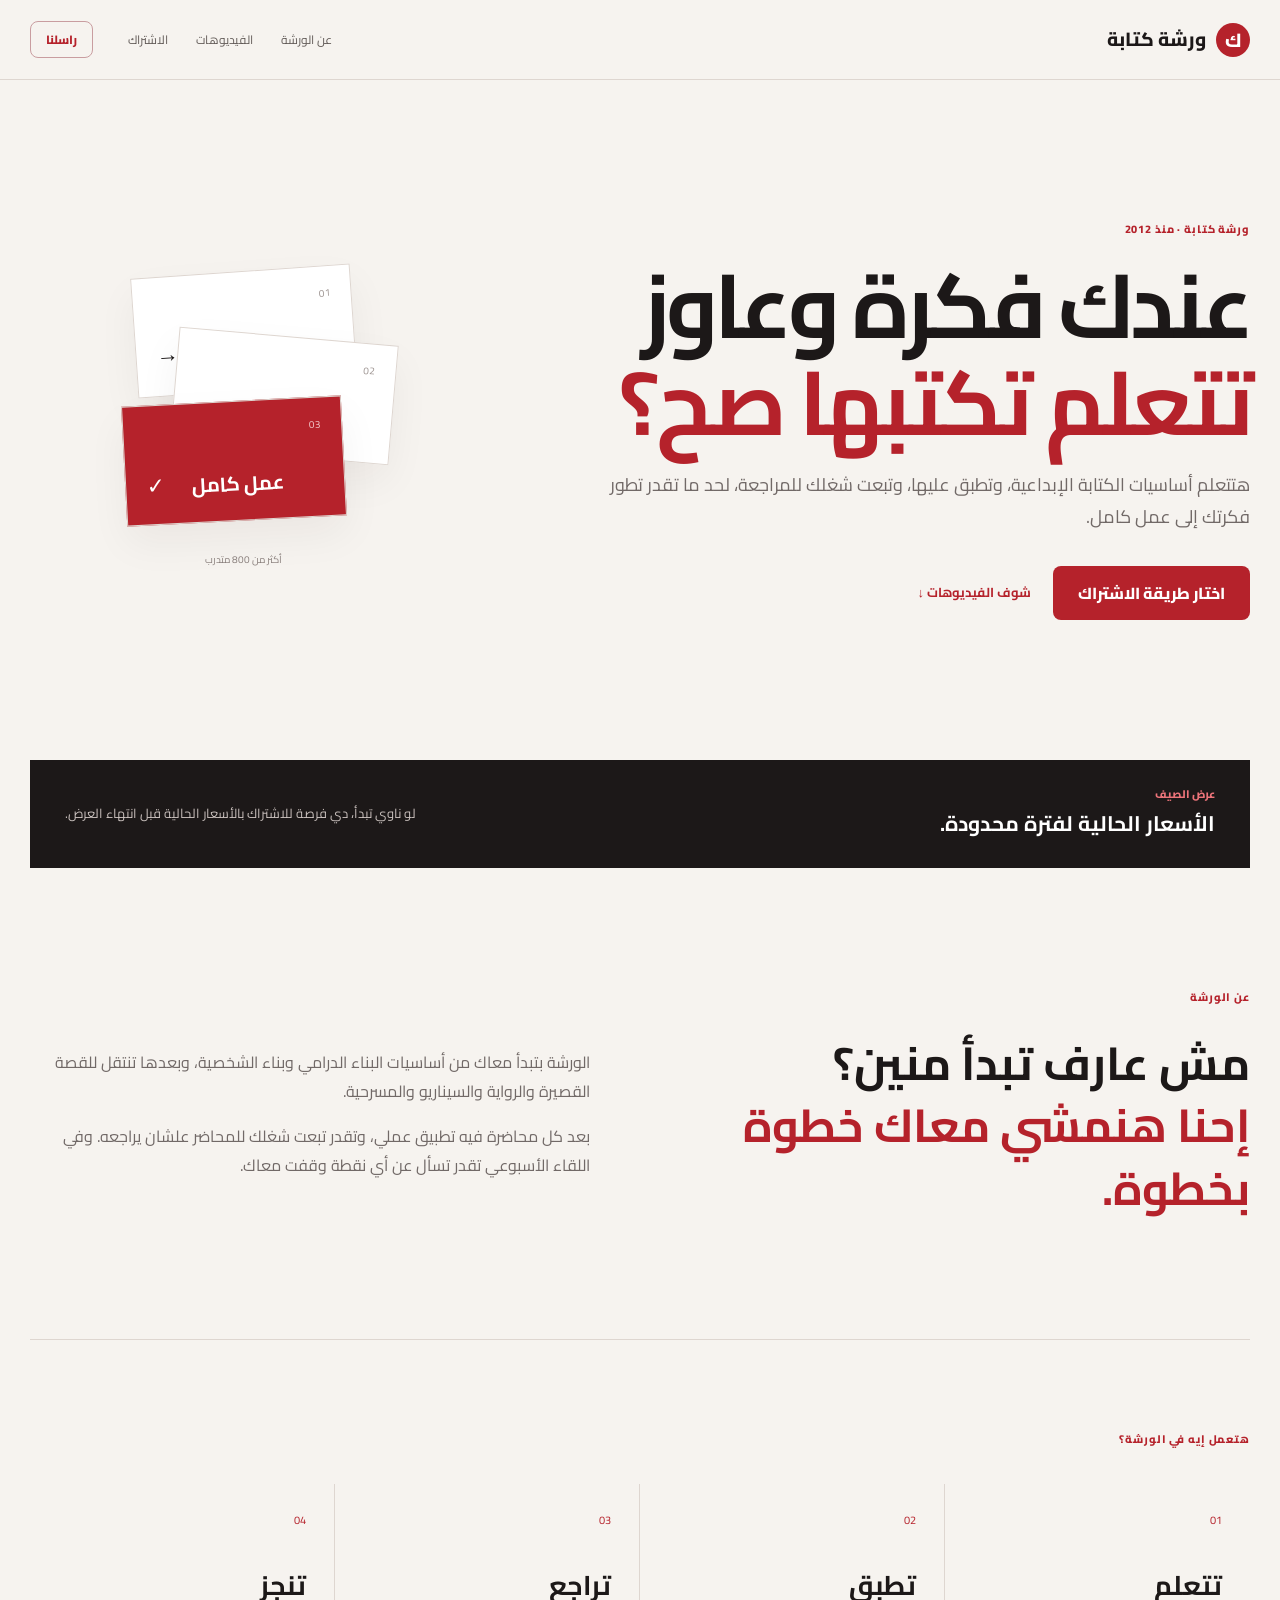
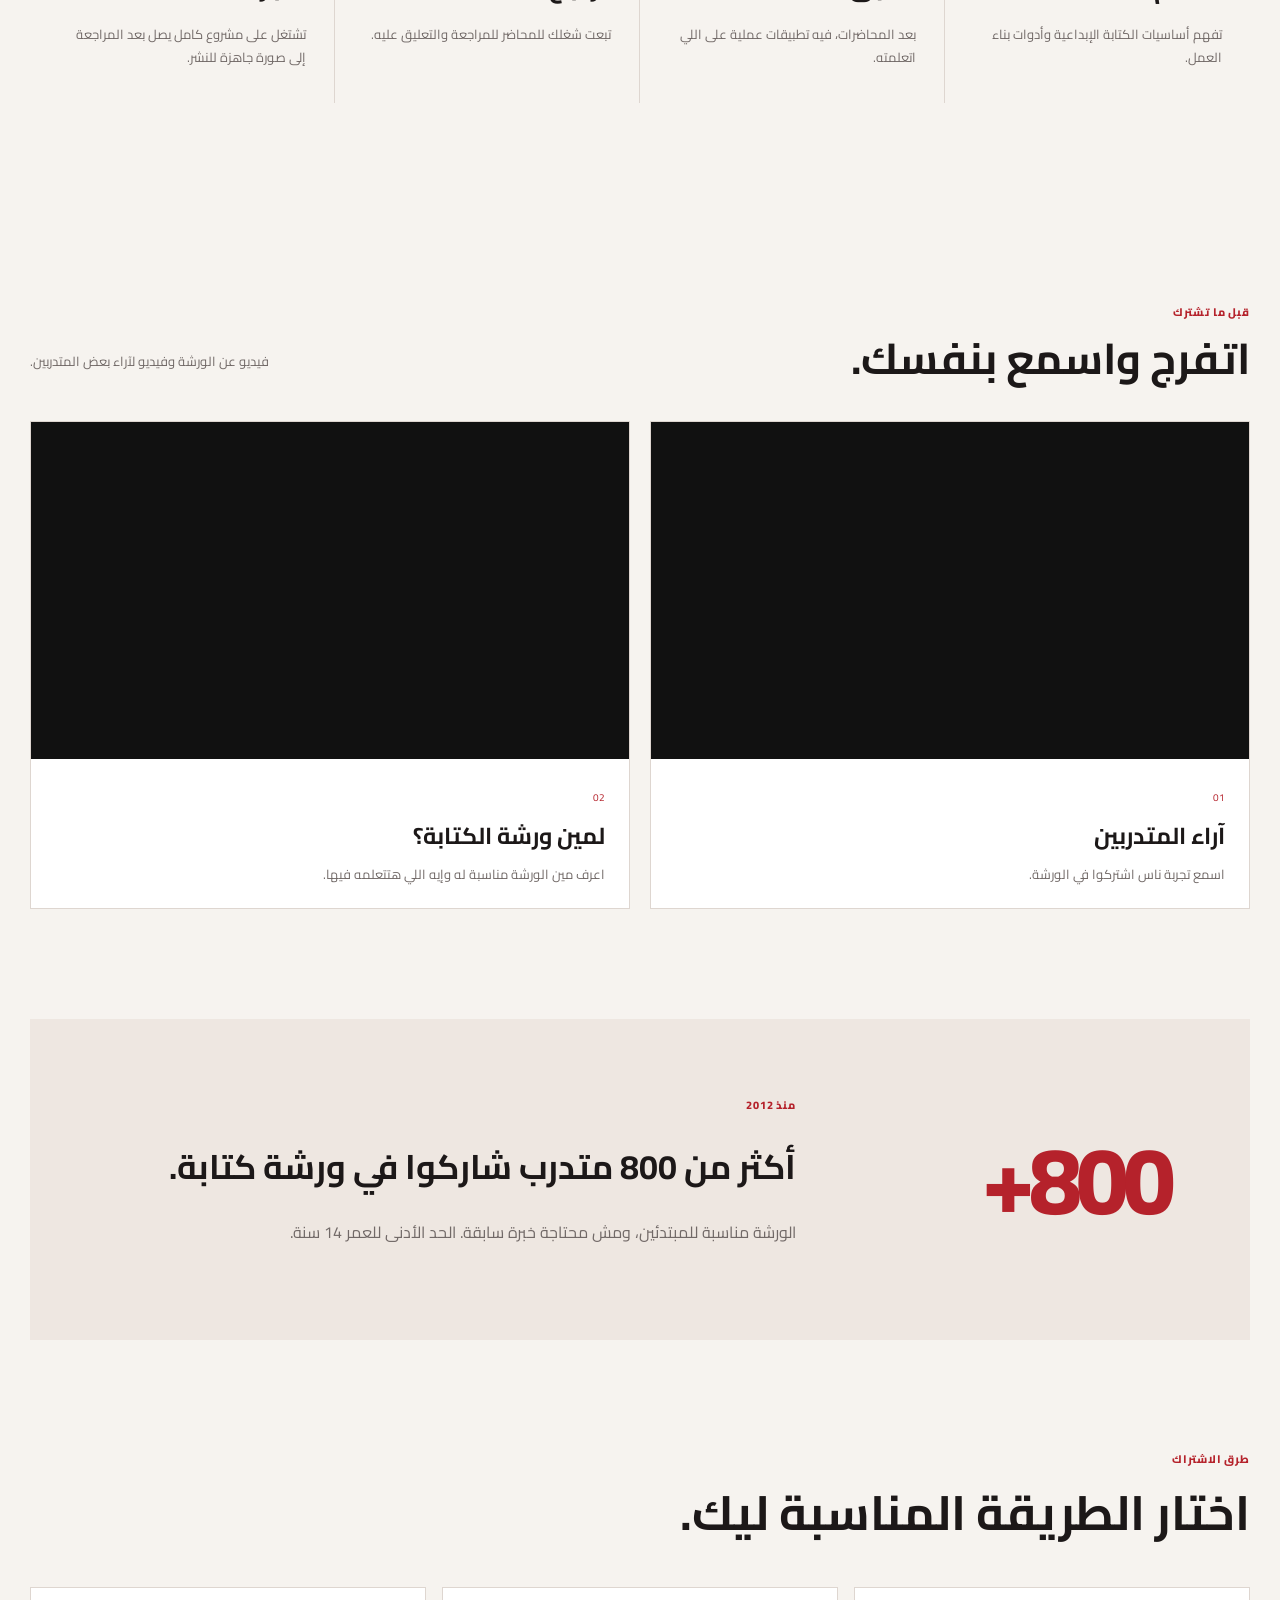
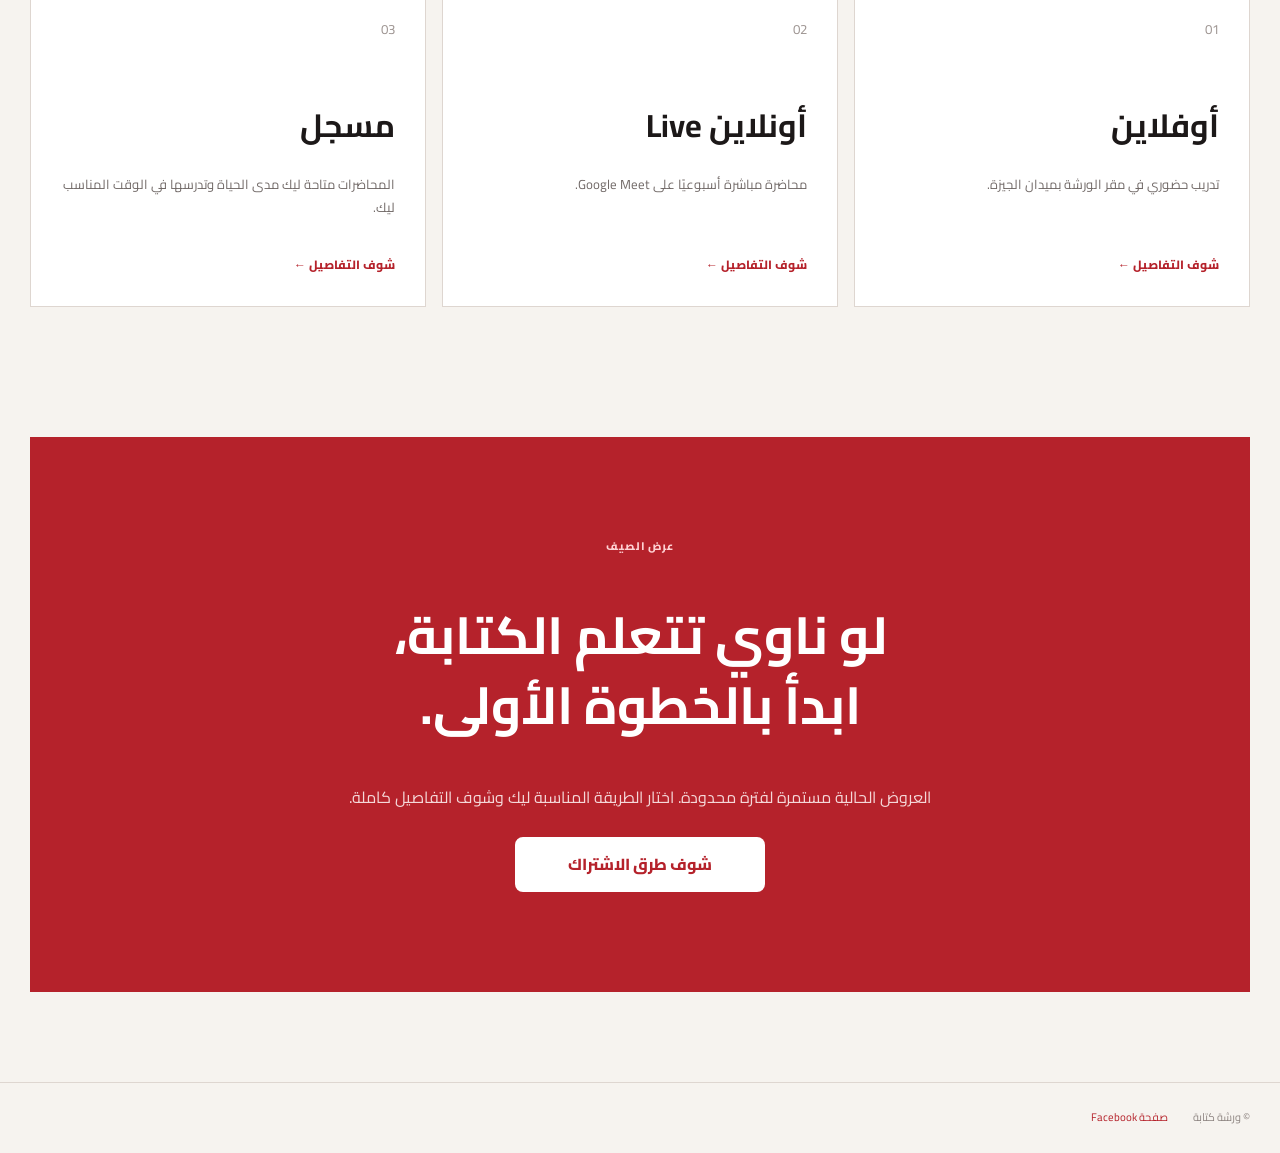
<file: index.html>
<!doctype html>
<html lang="ar" dir="rtl">
<head>
<meta charset="utf-8"><meta name="viewport" content="width=device-width,initial-scale=1,viewport-fit=cover">
<title>ورشة كتابة | تعلم الكتابة الإبداعية</title>
<meta name="description" content="ورشة كتابة لتعلم الكتابة الإبداعية من الفكرة إلى العمل الكامل، مع تطبيق ومراجعة ومشروع تخرج.">
<link rel="stylesheet" href="styles.css">
</head>
<body>
<header class="header">
  <a class="logo" href="index.html"><span class="logo-mark">ك</span><span>ورشة كتابة</span></a>
  <nav><a href="#about">عن الورشة</a><a href="#videos">الفيديوهات</a><a href="#paths">الاشتراك</a></nav>
  <a class="header-cta" href="https://www.facebook.com/warshtketaaba" target="_blank" rel="noopener">راسلنا</a>
</header>

<main>
<section class="hero">
  <div class="hero-text">
    <div class="eyebrow">ورشة كتابة · منذ 2012</div>
    <h1>عندك فكرة وعاوز<br><em>تتعلم تكتبها صح؟</em></h1>
    <p class="lead">هتتعلم أساسيات الكتابة الإبداعية، وتطبق عليها، وتبعت شغلك للمراجعة، لحد ما تقدر تطور فكرتك إلى عمل كامل.</p>
    <div class="hero-actions"><a class="primary" href="#paths">اختار طريقة الاشتراك</a><a class="text-link" href="#videos">شوف الفيديوهات ↓</a></div>
  </div>
  <div class="hero-art" aria-label="رحلة الكتابة">
    <div class="paper-card"><span>01</span><b>فكرة</b><i>→</i></div>
    <div class="paper-card offset"><span>02</span><b>كتابة</b><i>→</i></div>
    <div class="paper-card red"><span>03</span><b>عمل كامل</b><i>✓</i></div>
    <small>أكثر من 800 متدرب</small>
  </div>
</section>

<section class="deadline">
  <div><span>عرض الصيف</span><strong>الأسعار الحالية لفترة محدودة.</strong></div>
  <p>لو ناوي تبدأ، دي فرصة للاشتراك بالأسعار الحالية قبل انتهاء العرض.</p>
</section>

<section id="about" class="story">
  <div class="section-label">عن الورشة</div>
  <div class="story-grid">
    <h2>مش عارف تبدأ منين؟<br><em>إحنا هنمشي معاك خطوة بخطوة.</em></h2>
    <div>
      <p>الورشة بتبدأ معاك من أساسيات البناء الدرامي وبناء الشخصية، وبعدها تنتقل للقصة القصيرة والرواية والسيناريو والمسرحية.</p>
      <p>بعد كل محاضرة فيه تطبيق عملي، وتقدر تبعت شغلك للمحاضر علشان يراجعه. وفي اللقاء الأسبوعي تقدر تسأل عن أي نقطة وقفت معاك.</p>
    </div>
  </div>
</section>

<section class="process">
  <div class="section-label">هتعمل إيه في الورشة؟</div>
  <div class="steps">
    <article><span>01</span><h3>تتعلم</h3><p>تفهم أساسيات الكتابة الإبداعية وأدوات بناء العمل.</p></article>
    <article><span>02</span><h3>تطبق</h3><p>بعد المحاضرات، فيه تطبيقات عملية على اللي اتعلمته.</p></article>
    <article><span>03</span><h3>تراجع</h3><p>تبعت شغلك للمحاضر للمراجعة والتعليق عليه.</p></article>
    <article><span>04</span><h3>تنجز</h3><p>تشتغل على مشروع كامل يصل بعد المراجعة إلى صورة جاهزة للنشر.</p></article>
  </div>
</section>

<section id="videos" class="videos">
  <div class="section-head"><div><div class="section-label">قبل ما تشترك</div><h2>اتفرج واسمع بنفسك.</h2></div><p>فيديو عن الورشة وفيديو لآراء بعض المتدربين.</p></div>
  <div class="video-grid">
    <article class="video-card"><div class="video-wrap"><iframe src="https://www.youtube.com/embed/YhrVEGOtkws?si=-_Sq50oCw87n62Au" title="آراء المتدربين في ورشة كتابة" frameborder="0" allow="accelerometer; autoplay; clipboard-write; encrypted-media; gyroscope; picture-in-picture; web-share" referrerpolicy="strict-origin-when-cross-origin" allowfullscreen></iframe></div><div class="video-meta"><span>01</span><h3>آراء المتدربين</h3><p>اسمع تجربة ناس اشتركوا في الورشة.</p></div></article>
    <article class="video-card"><div class="video-wrap"><iframe src="https://www.youtube.com/embed/1bPGF3rwe9c?si=L7Vl7zfjVPluifSN" title="لمين ورشة الكتابة؟" frameborder="0" allow="accelerometer; autoplay; clipboard-write; encrypted-media; gyroscope; picture-in-picture; web-share" referrerpolicy="strict-origin-when-cross-origin" allowfullscreen></iframe></div><div class="video-meta"><span>02</span><h3>لمين ورشة الكتابة؟</h3><p>اعرف مين الورشة مناسبة له وإيه اللي هتتعلمه فيها.</p></div></article>
  </div>
</section>

<section class="proof">
  <div class="proof-number">800+</div>
  <div><div class="section-label">منذ 2012</div><h2>أكثر من 800 متدرب شاركوا في ورشة كتابة.</h2><p>الورشة مناسبة للمبتدئين، ومش محتاجة خبرة سابقة. الحد الأدنى للعمر 14 سنة.</p></div>
</section>

<section id="paths" class="paths">
  <div class="section-label">طرق الاشتراك</div>
  <h2>اختار الطريقة المناسبة ليك.</h2>
  <div class="path-grid">
    <a href="offline.html" class="path"><small>01</small><h3>أوفلاين</h3><p>تدريب حضوري في مقر الورشة بميدان الجيزة.</p><span>شوف التفاصيل ←</span></a>
    <a href="live.html" class="path"><small>02</small><h3>أونلاين Live</h3><p>محاضرة مباشرة أسبوعيًا على Google Meet.</p><span>شوف التفاصيل ←</span></a>
    <a href="recorded.html" class="path"><small>03</small><h3>مسجل</h3><p>المحاضرات متاحة ليك مدى الحياة وتدرسها في الوقت المناسب ليك.</p><span>شوف التفاصيل ←</span></a>
  </div>
</section>

<section class="final-cta">
  <div class="section-label">عرض الصيف</div>
  <h2>لو ناوي تتعلم الكتابة،<br><em>ابدأ بالخطوة الأولى.</em></h2>
  <p>العروض الحالية مستمرة لفترة محدودة. اختار الطريقة المناسبة ليك وشوف التفاصيل كاملة.</p>
  <a class="primary light" href="#paths">شوف طرق الاشتراك</a>
</section>
</main>

<footer><span>© ورشة كتابة</span><a href="https://www.facebook.com/warshtketaaba" target="_blank" rel="noopener">صفحة Facebook</a></footer>
</body></html>
</file>
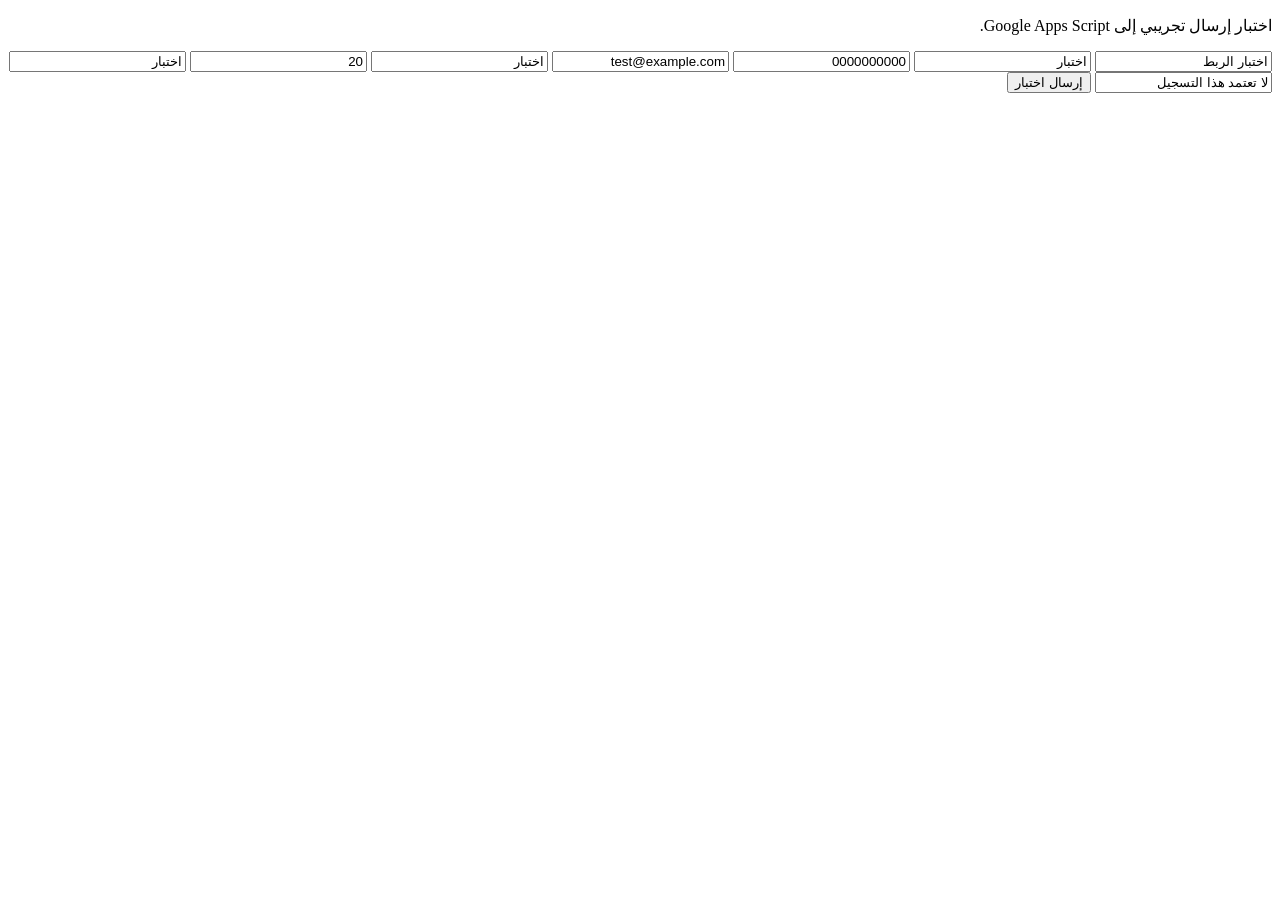
<file: apps-script-test.html>
<!doctype html>
<html lang="ar" dir="rtl">
<meta charset="utf-8">
<title>اختبار الربط</title>
<p>اختبار إرسال تجريبي إلى Google Apps Script.</p>
<form method="POST" action="https://script.google.com/macros/s/AKfycbx7zl1ZvIMJtcocel1ruTVfntINP6mLZEJPsu7yq-x-XbVDTMauwsQYMBvGlpXXvhDyrA/exec" target="_blank">
<input name="workshop" value="اختبار الربط">
<input name="fullName" value="اختبار">
<input name="phone" value="0000000000">
<input name="email" value="test@example.com">
<input name="governorate" value="اختبار">
<input name="age" value="20">
<input name="experience" value="اختبار">
<input name="notes" value="لا تعتمد هذا التسجيل">
<button>إرسال اختبار</button>
</form>
</html>
</file>
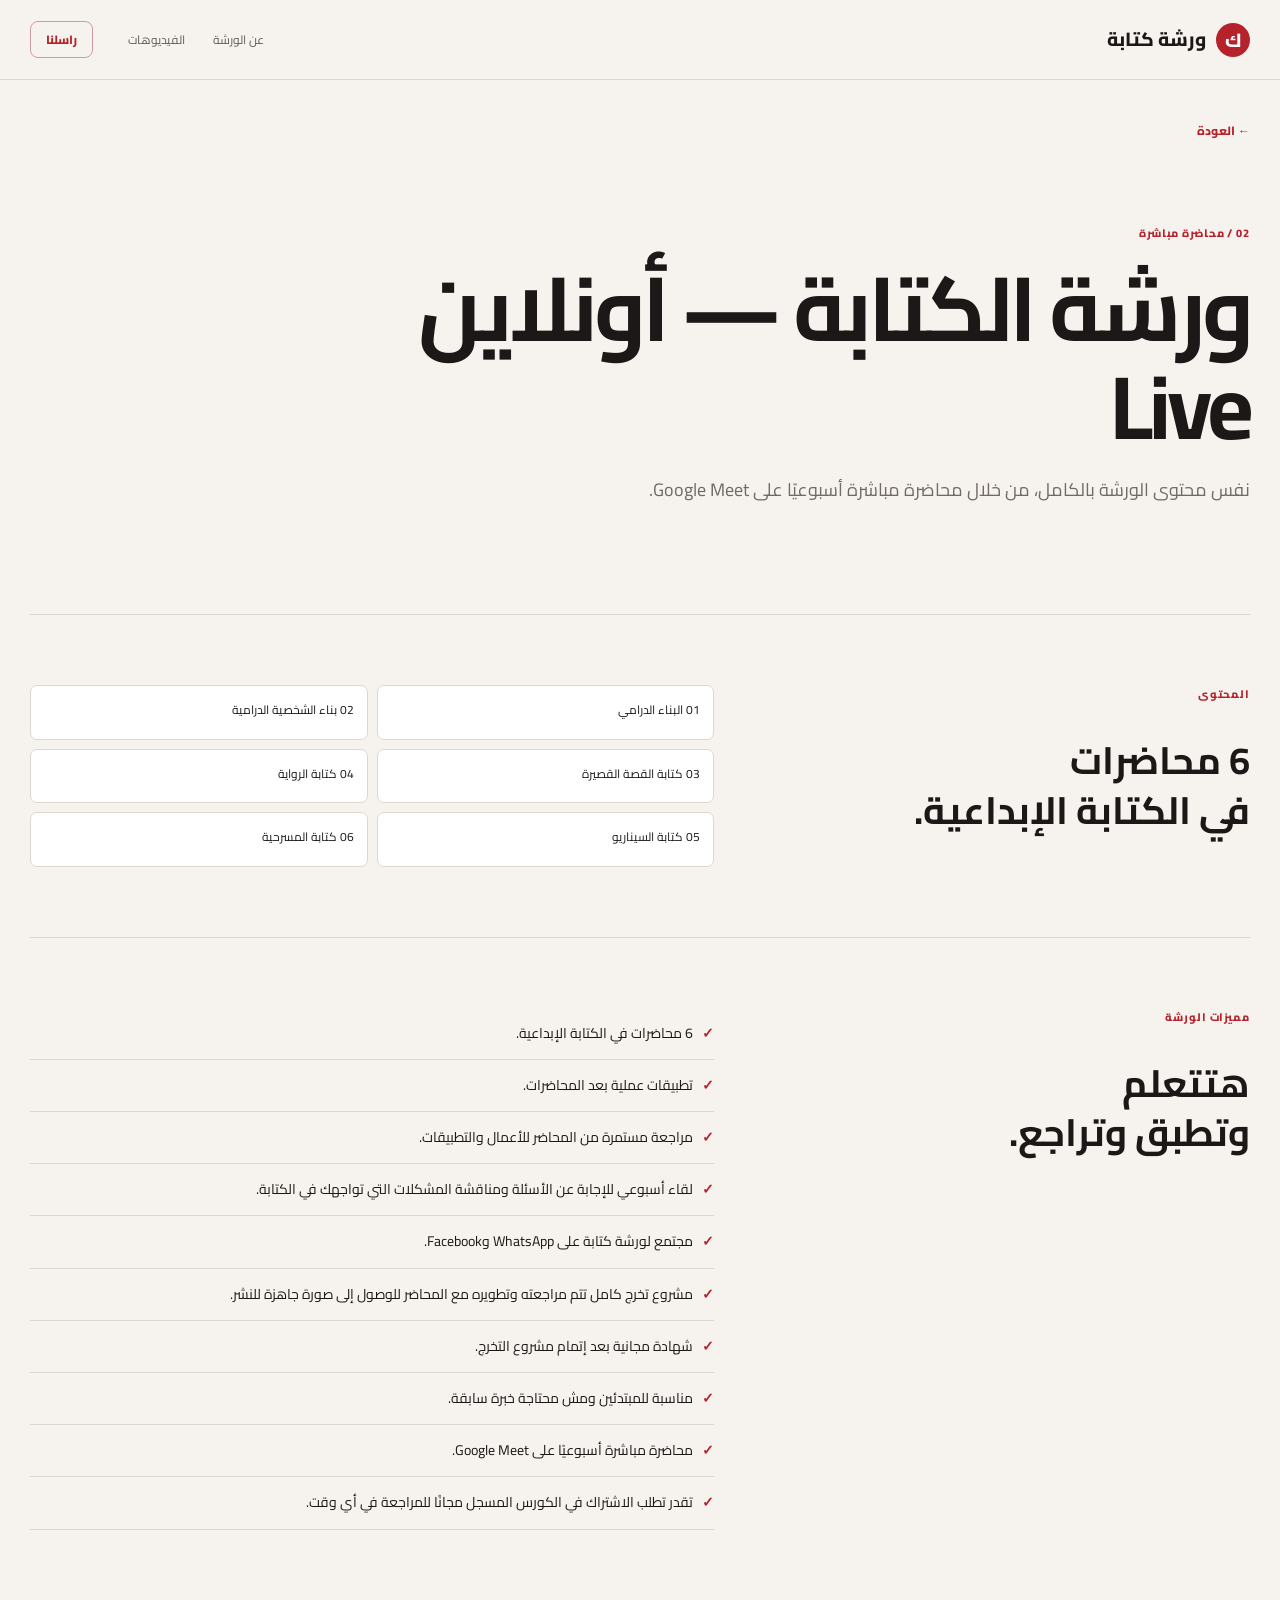
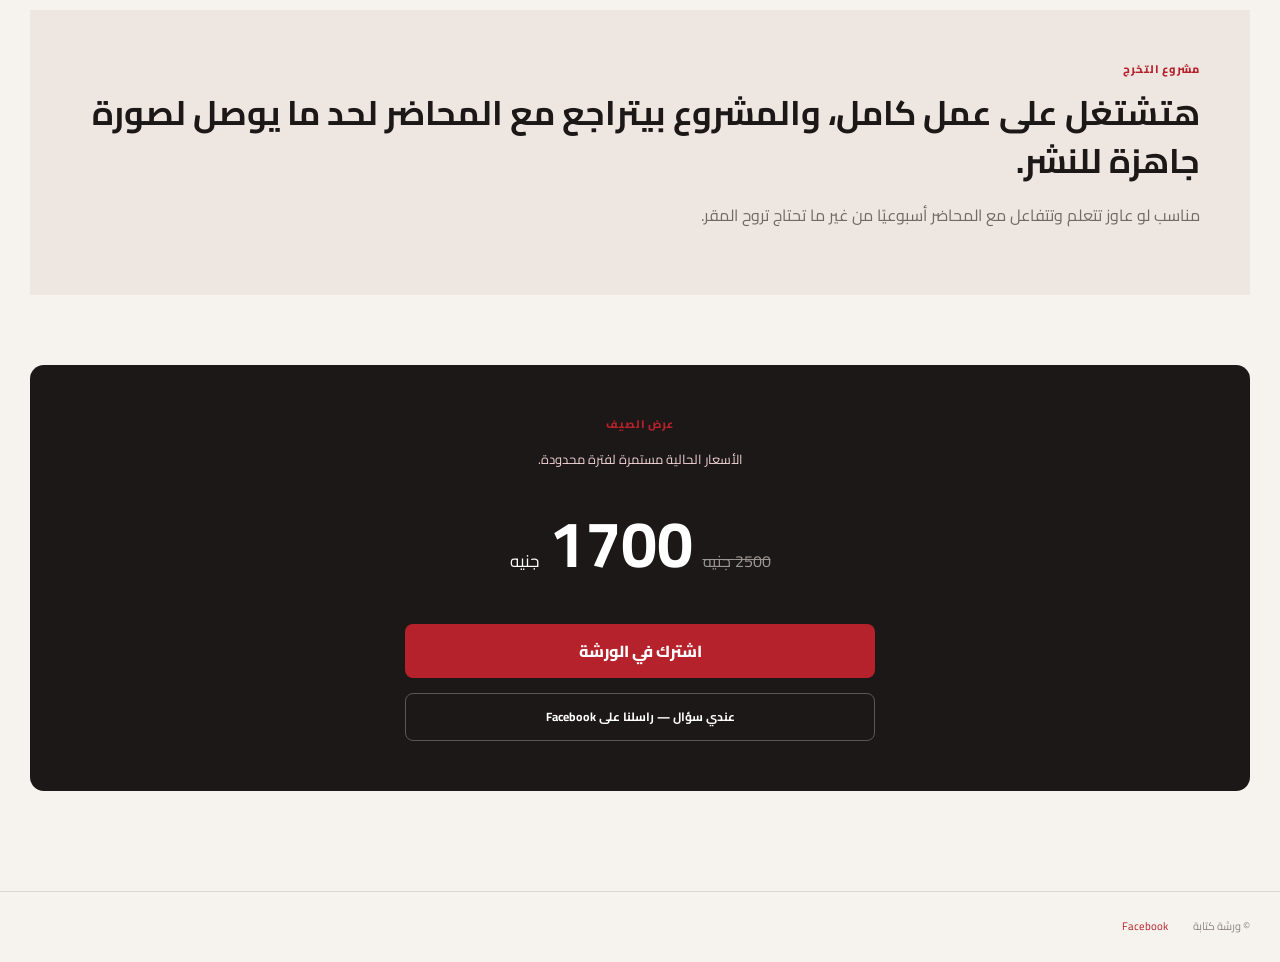
<file: live.html>
<!doctype html><html lang="ar" dir="rtl"><head><meta charset="utf-8"><meta name="viewport" content="width=device-width,initial-scale=1,viewport-fit=cover"><title>ورشة الكتابة — أونلاين Live | ورشة كتابة</title><link rel="stylesheet" href="styles.css"><script src="supabase-config.js"></script><script src="prices.js?v=2"></script></head>
<body><header class="header"><a class="logo" href="index.html"><span class="logo-mark">ك</span><span>ورشة كتابة</span></a><nav><a href="index.html#about">عن الورشة</a><a href="index.html#videos">الفيديوهات</a></nav><a class="header-cta" href="https://www.facebook.com/warshtketaaba" target="_blank" rel="noopener">راسلنا</a></header>
<main class="detail-page"><a class="back" href="index.html">← العودة</a><section class="detail-hero"><div class="eyebrow">02 / محاضرة مباشرة</div><h1>ورشة الكتابة — أونلاين Live</h1><p>نفس محتوى الورشة بالكامل، من خلال محاضرة مباشرة أسبوعيًا على Google Meet.</p></section>
<section class="curriculum"><div><div class="section-label">المحتوى</div><h2>6 محاضرات<br>في الكتابة الإبداعية.</h2></div><div class="chapters"><span>01 البناء الدرامي</span><span>02 بناء الشخصية الدرامية</span><span>03 كتابة القصة القصيرة</span><span>04 كتابة الرواية</span><span>05 كتابة السيناريو</span><span>06 كتابة المسرحية</span></div></section>
<section class="benefits"><div><div class="section-label">مميزات الورشة</div><h2>هتتعلم<br>وتطبق وتراجع.</h2></div><ul><li>6 محاضرات في الكتابة الإبداعية.</li><li>تطبيقات عملية بعد المحاضرات.</li><li>مراجعة مستمرة من المحاضر للأعمال والتطبيقات.</li><li>لقاء أسبوعي للإجابة عن الأسئلة ومناقشة المشكلات التي تواجهك في الكتابة.</li><li>مجتمع لورشة كتابة على WhatsApp وFacebook.</li><li>مشروع تخرج كامل تتم مراجعته وتطويره مع المحاضر للوصول إلى صورة جاهزة للنشر.</li><li>شهادة مجانية بعد إتمام مشروع التخرج.</li><li>مناسبة للمبتدئين ومش محتاجة خبرة سابقة.</li><li>محاضرة مباشرة أسبوعيًا على Google Meet.</li><li>تقدر تطلب الاشتراك في الكورس المسجل مجانًا للمراجعة في أي وقت.</li></ul></section>
<section class="special"><div class="section-label">مشروع التخرج</div><h2>هتشتغل على عمل كامل، والمشروع بيتراجع مع المحاضر لحد ما يوصل لصورة جاهزة للنشر.</h2><p>مناسب لو عاوز تتعلم وتتفاعل مع المحاضر أسبوعيًا من غير ما تحتاج تروح المقر.</p></section>
<section class="offer"><div class="section-label">عرض الصيف</div><p class="limited">الأسعار الحالية مستمرة لفترة محدودة.</p><div class="price"><del data-old-price="live">2500 جنيه</del><strong data-current-price="live">1700</strong><small>جنيه</small></div><a class="primary" href="registration.html?course=live">اشترك في الورشة</a><a class="outline" href="https://www.facebook.com/warshtketaaba" target="_blank" rel="noopener">عندي سؤال — راسلنا على Facebook</a></section></main>
<footer><span>© ورشة كتابة</span><a href="https://www.facebook.com/warshtketaaba" target="_blank" rel="noopener">Facebook</a></footer></body></html>
</file>
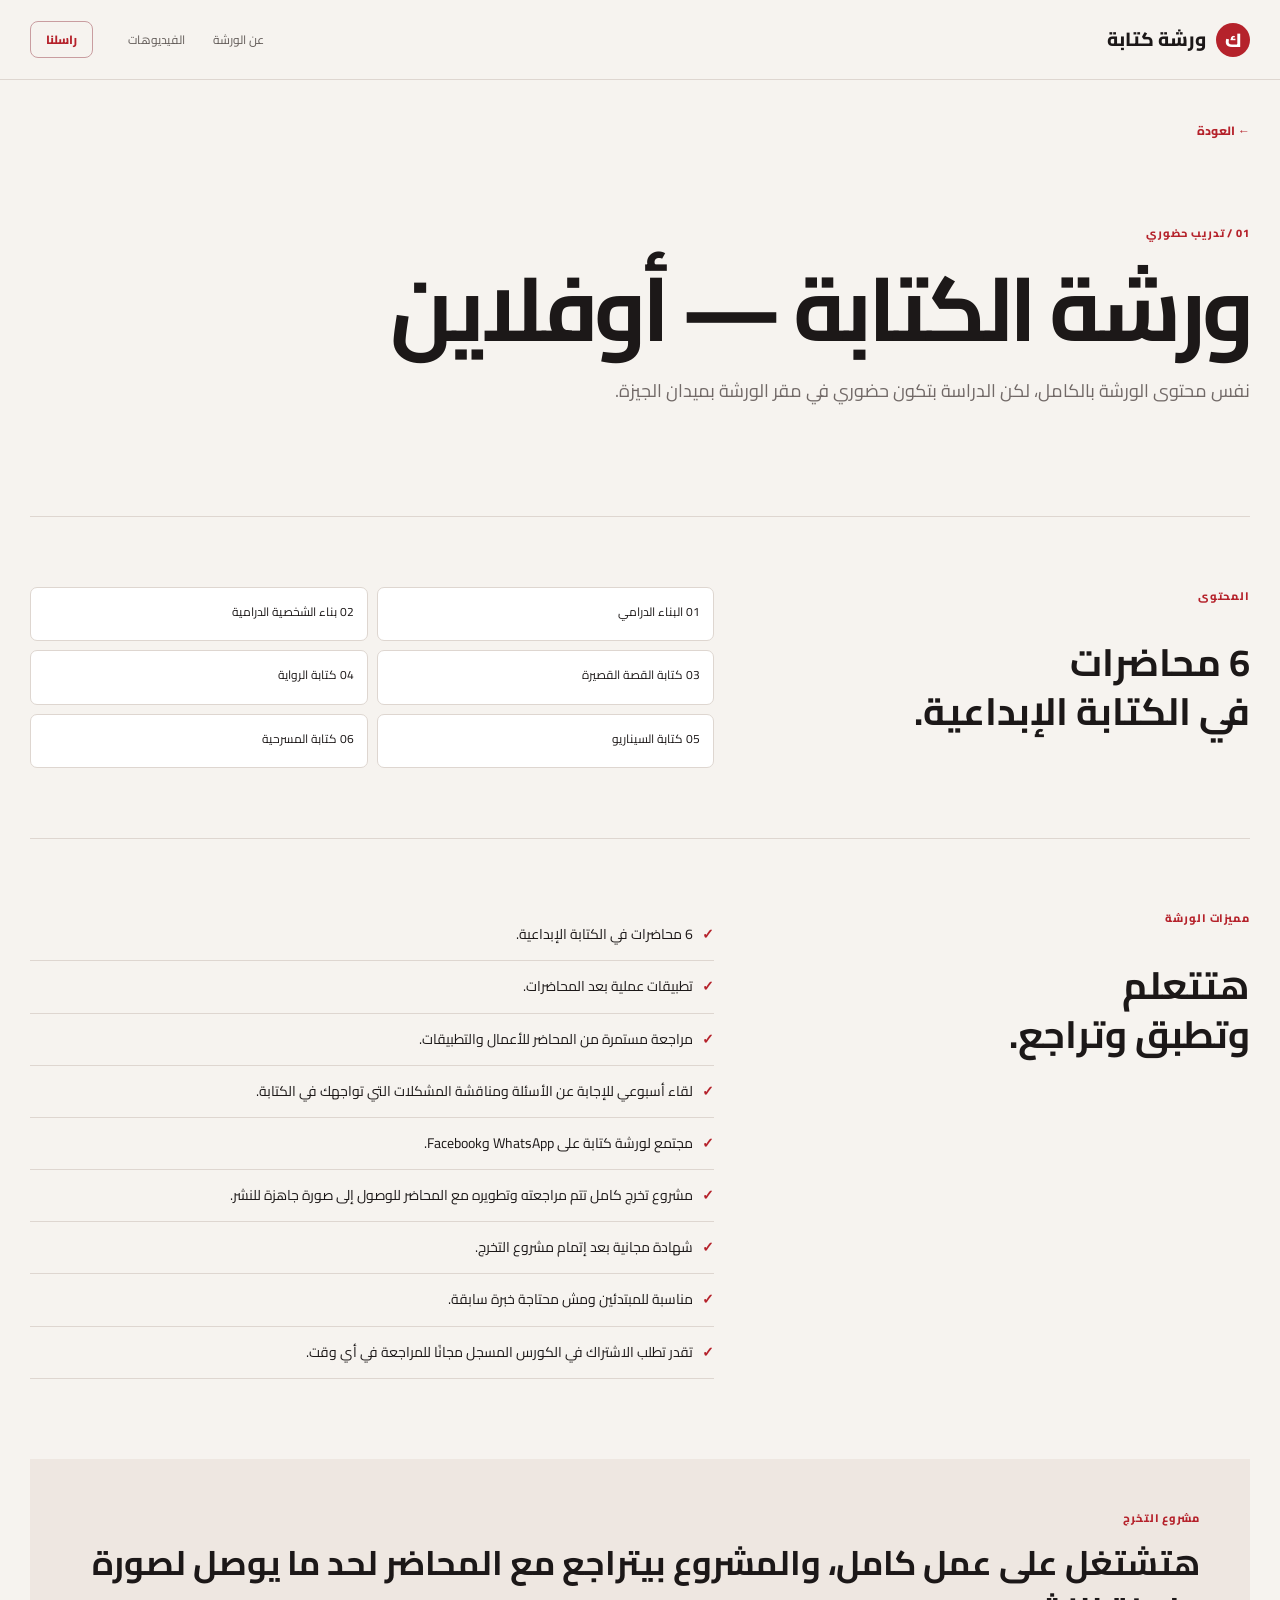
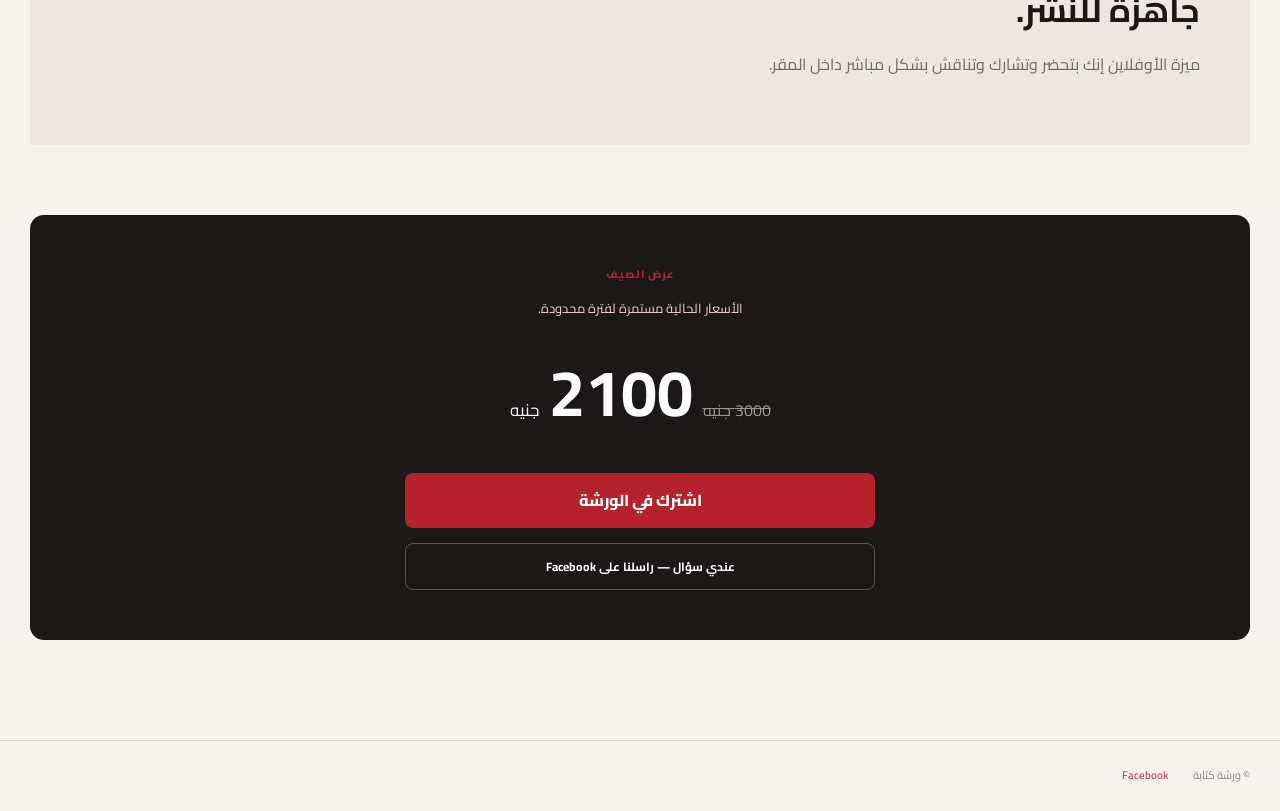
<file: offline.html>
<!doctype html><html lang="ar" dir="rtl"><head><meta charset="utf-8"><meta name="viewport" content="width=device-width,initial-scale=1,viewport-fit=cover"><title>ورشة الكتابة — أوفلاين | ورشة كتابة</title><link rel="stylesheet" href="styles.css"><script src="supabase-config.js"></script><script src="prices.js?v=2"></script></head>
<body><header class="header"><a class="logo" href="index.html"><span class="logo-mark">ك</span><span>ورشة كتابة</span></a><nav><a href="index.html#about">عن الورشة</a><a href="index.html#videos">الفيديوهات</a></nav><a class="header-cta" href="https://www.facebook.com/warshtketaaba" target="_blank" rel="noopener">راسلنا</a></header>
<main class="detail-page"><a class="back" href="index.html">← العودة</a><section class="detail-hero"><div class="eyebrow">01 / تدريب حضوري</div><h1>ورشة الكتابة — أوفلاين</h1><p>نفس محتوى الورشة بالكامل، لكن الدراسة بتكون حضوري في مقر الورشة بميدان الجيزة.</p></section>
<section class="curriculum"><div><div class="section-label">المحتوى</div><h2>6 محاضرات<br>في الكتابة الإبداعية.</h2></div><div class="chapters"><span>01 البناء الدرامي</span><span>02 بناء الشخصية الدرامية</span><span>03 كتابة القصة القصيرة</span><span>04 كتابة الرواية</span><span>05 كتابة السيناريو</span><span>06 كتابة المسرحية</span></div></section>
<section class="benefits"><div><div class="section-label">مميزات الورشة</div><h2>هتتعلم<br>وتطبق وتراجع.</h2></div><ul><li>6 محاضرات في الكتابة الإبداعية.</li><li>تطبيقات عملية بعد المحاضرات.</li><li>مراجعة مستمرة من المحاضر للأعمال والتطبيقات.</li><li>لقاء أسبوعي للإجابة عن الأسئلة ومناقشة المشكلات التي تواجهك في الكتابة.</li><li>مجتمع لورشة كتابة على WhatsApp وFacebook.</li><li>مشروع تخرج كامل تتم مراجعته وتطويره مع المحاضر للوصول إلى صورة جاهزة للنشر.</li><li>شهادة مجانية بعد إتمام مشروع التخرج.</li><li>مناسبة للمبتدئين ومش محتاجة خبرة سابقة.</li><li>تقدر تطلب الاشتراك في الكورس المسجل مجانًا للمراجعة في أي وقت.</li></ul></section>
<section class="special"><div class="section-label">مشروع التخرج</div><h2>هتشتغل على عمل كامل، والمشروع بيتراجع مع المحاضر لحد ما يوصل لصورة جاهزة للنشر.</h2><p>ميزة الأوفلاين إنك بتحضر وتشارك وتناقش بشكل مباشر داخل المقر.</p></section>
<section class="offer"><div class="section-label">عرض الصيف</div><p class="limited">الأسعار الحالية مستمرة لفترة محدودة.</p><div class="price"><del data-old-price="offline">3000 جنيه</del><strong data-current-price="offline">2100</strong><small>جنيه</small></div><a class="primary" href="registration.html?course=offline">اشترك في الورشة</a><a class="outline" href="https://www.facebook.com/warshtketaaba" target="_blank" rel="noopener">عندي سؤال — راسلنا على Facebook</a></section></main>
<footer><span>© ورشة كتابة</span><a href="https://www.facebook.com/warshtketaaba" target="_blank" rel="noopener">Facebook</a></footer></body></html>
</file>
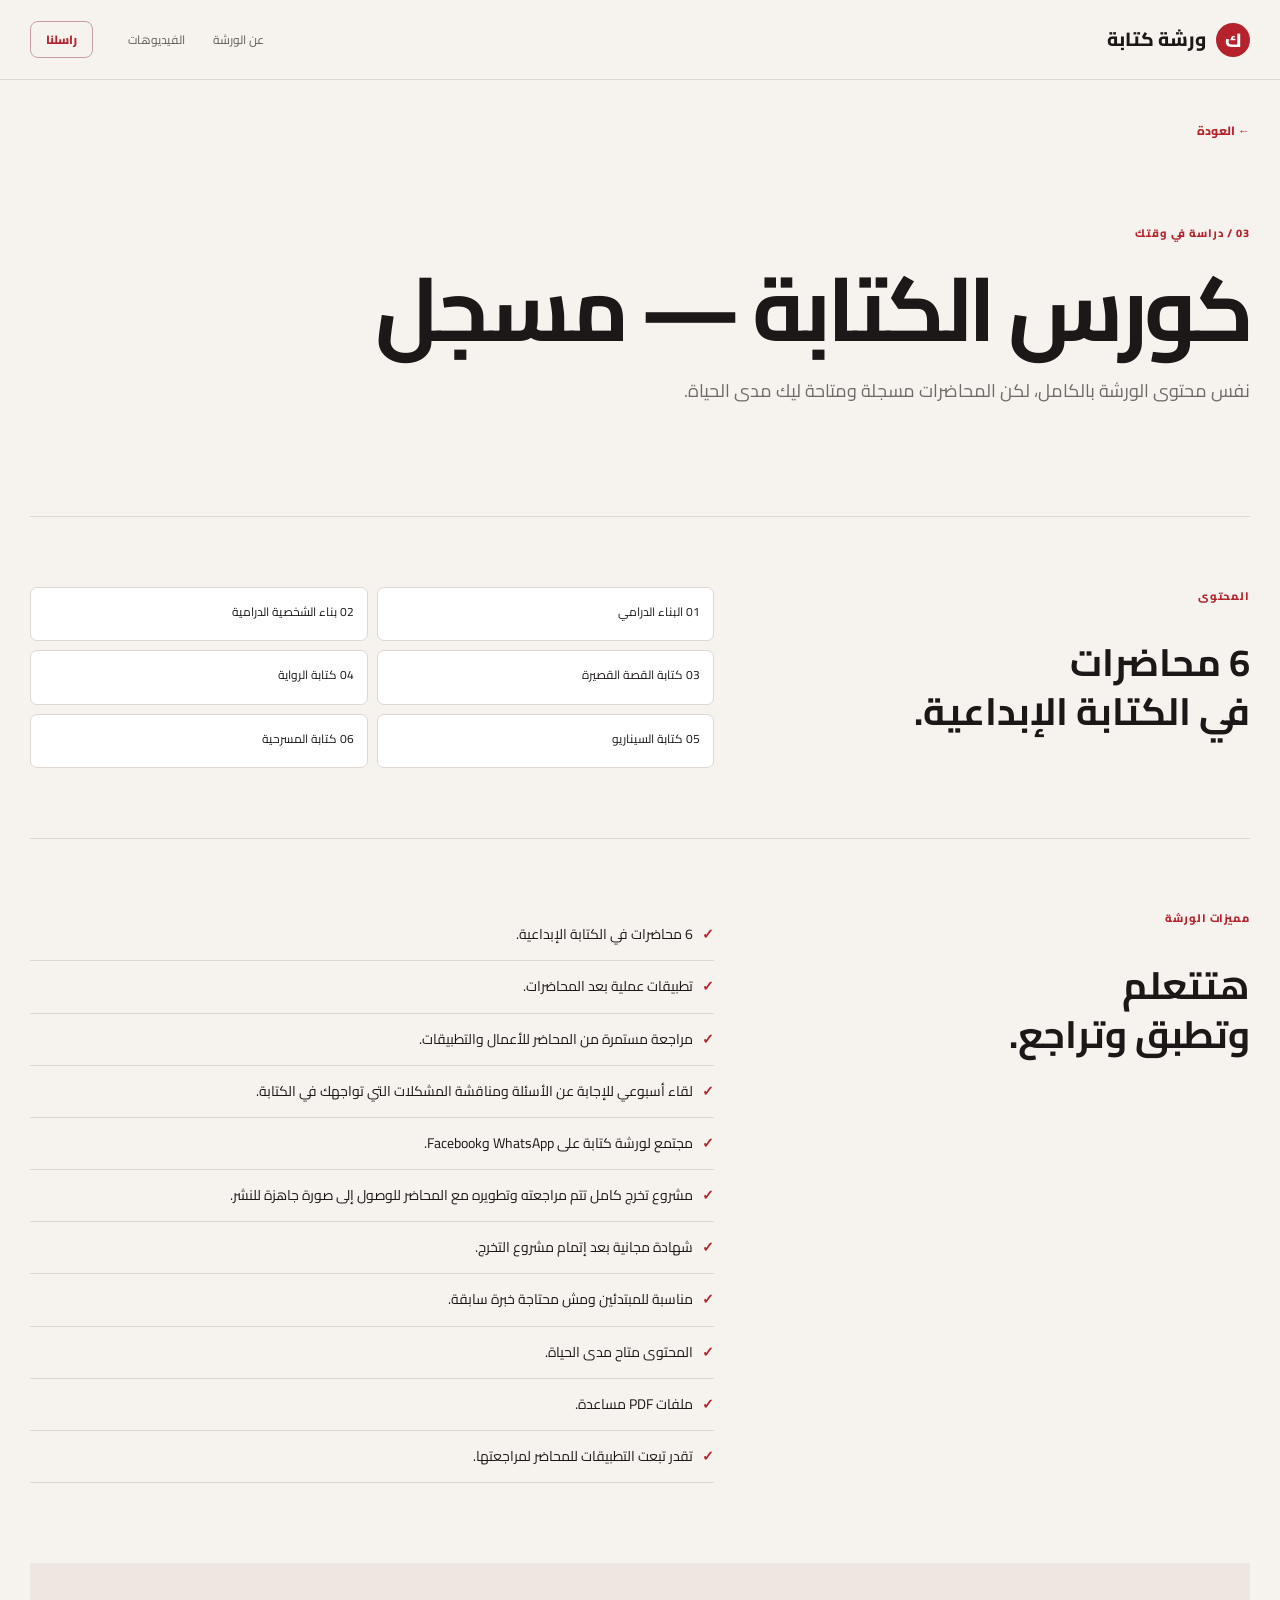
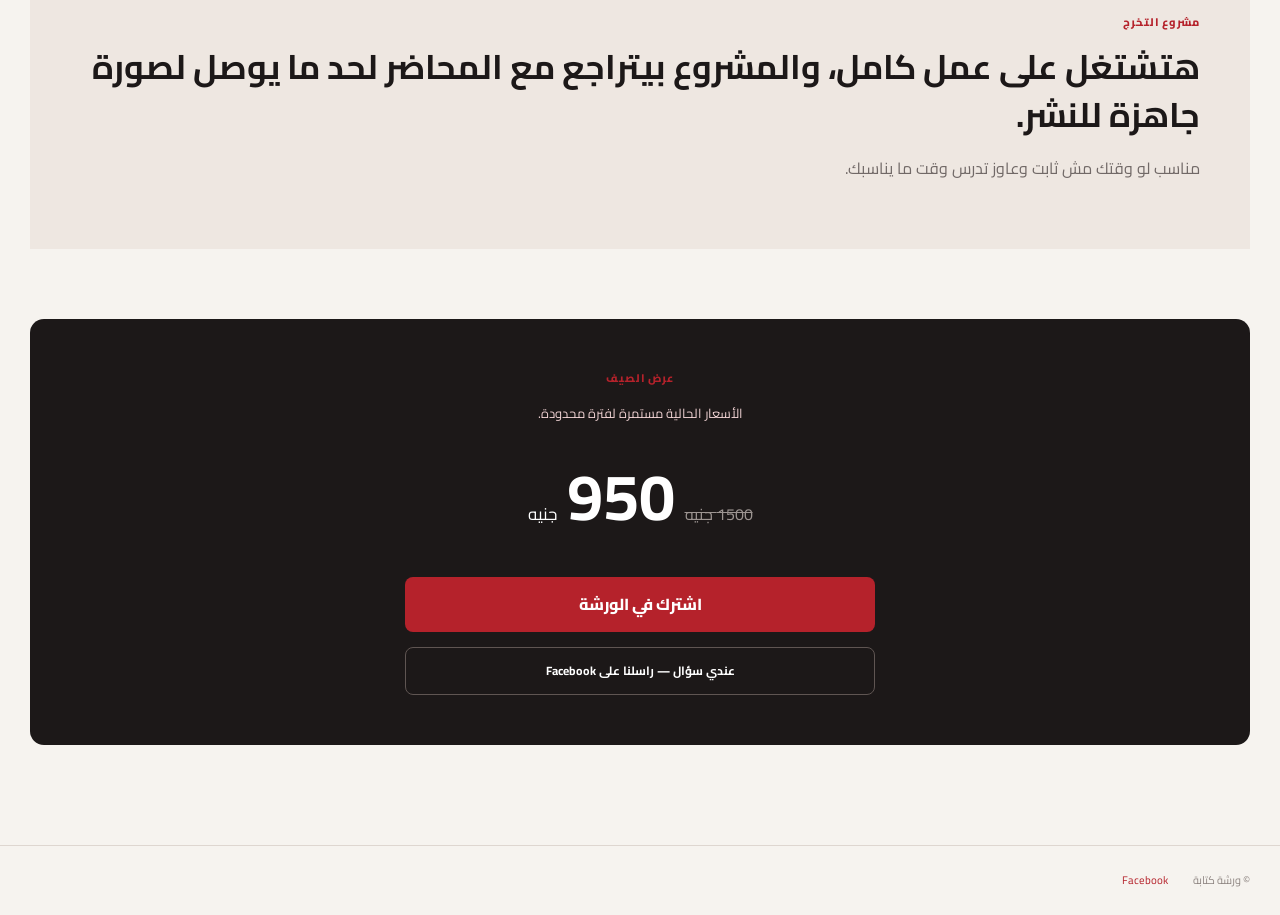
<file: recorded.html>
<!doctype html><html lang="ar" dir="rtl"><head><meta charset="utf-8"><meta name="viewport" content="width=device-width,initial-scale=1,viewport-fit=cover"><title>كورس الكتابة — مسجل | ورشة كتابة</title><link rel="stylesheet" href="styles.css"><script src="supabase-config.js"></script><script src="prices.js?v=2"></script></head>
<body><header class="header"><a class="logo" href="index.html"><span class="logo-mark">ك</span><span>ورشة كتابة</span></a><nav><a href="index.html#about">عن الورشة</a><a href="index.html#videos">الفيديوهات</a></nav><a class="header-cta" href="https://www.facebook.com/warshtketaaba" target="_blank" rel="noopener">راسلنا</a></header>
<main class="detail-page"><a class="back" href="index.html">← العودة</a><section class="detail-hero"><div class="eyebrow">03 / دراسة في وقتك</div><h1>كورس الكتابة — مسجل</h1><p>نفس محتوى الورشة بالكامل، لكن المحاضرات مسجلة ومتاحة ليك مدى الحياة.</p></section>
<section class="curriculum"><div><div class="section-label">المحتوى</div><h2>6 محاضرات<br>في الكتابة الإبداعية.</h2></div><div class="chapters"><span>01 البناء الدرامي</span><span>02 بناء الشخصية الدرامية</span><span>03 كتابة القصة القصيرة</span><span>04 كتابة الرواية</span><span>05 كتابة السيناريو</span><span>06 كتابة المسرحية</span></div></section>
<section class="benefits"><div><div class="section-label">مميزات الورشة</div><h2>هتتعلم<br>وتطبق وتراجع.</h2></div><ul><li>6 محاضرات في الكتابة الإبداعية.</li><li>تطبيقات عملية بعد المحاضرات.</li><li>مراجعة مستمرة من المحاضر للأعمال والتطبيقات.</li><li>لقاء أسبوعي للإجابة عن الأسئلة ومناقشة المشكلات التي تواجهك في الكتابة.</li><li>مجتمع لورشة كتابة على WhatsApp وFacebook.</li><li>مشروع تخرج كامل تتم مراجعته وتطويره مع المحاضر للوصول إلى صورة جاهزة للنشر.</li><li>شهادة مجانية بعد إتمام مشروع التخرج.</li><li>مناسبة للمبتدئين ومش محتاجة خبرة سابقة.</li><li>المحتوى متاح مدى الحياة.</li><li>ملفات PDF مساعدة.</li><li>تقدر تبعت التطبيقات للمحاضر لمراجعتها.</li></ul></section>
<section class="special"><div class="section-label">مشروع التخرج</div><h2>هتشتغل على عمل كامل، والمشروع بيتراجع مع المحاضر لحد ما يوصل لصورة جاهزة للنشر.</h2><p>مناسب لو وقتك مش ثابت وعاوز تدرس وقت ما يناسبك.</p></section>
<section class="offer"><div class="section-label">عرض الصيف</div><p class="limited">الأسعار الحالية مستمرة لفترة محدودة.</p><div class="price"><del data-old-price="recorded">1500 جنيه</del><strong data-current-price="recorded">950</strong><small>جنيه</small></div><a class="primary" href="https://walid-mohammed-alqasim.nzmly.com/l/nXeBkJgTsO">اشترك في الورشة</a><a class="outline" href="https://www.facebook.com/warshtketaaba" target="_blank" rel="noopener">عندي سؤال — راسلنا على Facebook</a></section></main>
<footer><span>© ورشة كتابة</span><a href="https://www.facebook.com/warshtketaaba" target="_blank" rel="noopener">Facebook</a></footer></body></html>
</file>
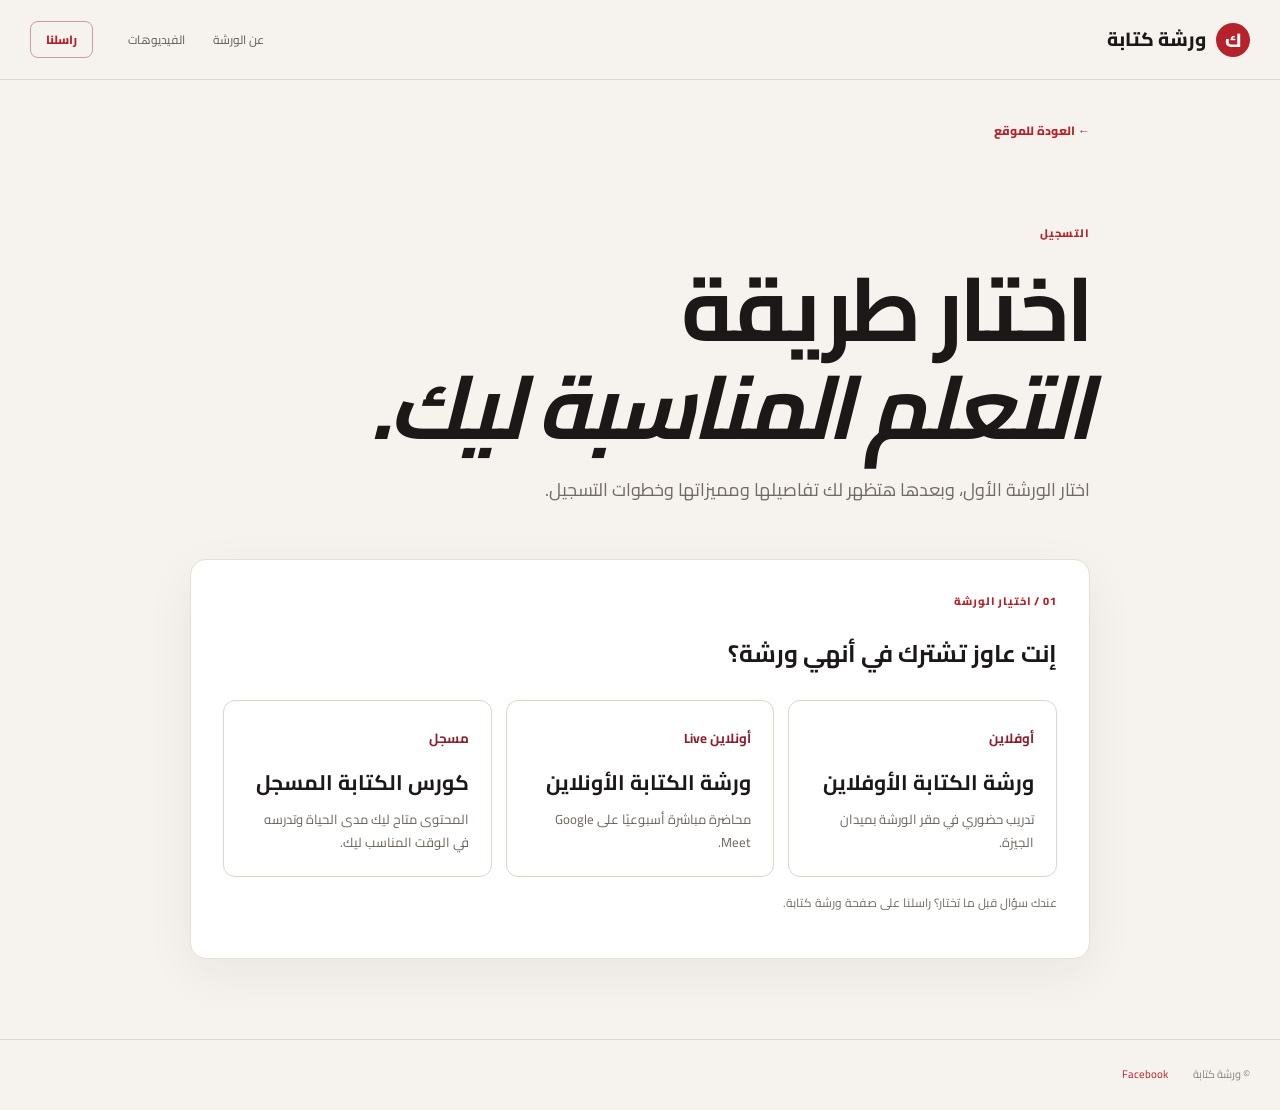
<file: registration.html>
<!doctype html>
<html lang="ar" dir="rtl">
<head>
<meta charset="utf-8">
<meta name="viewport" content="width=device-width,initial-scale=1,viewport-fit=cover">
<title>التسجيل | ورشة كتابة</title>
<link rel="stylesheet" href="styles.css">
<style>
.form-page{max-width:900px;margin:auto;padding:35px 0 80px}
.form-box{background:#fff;border:1px solid #e5dfd8;border-radius:16px;padding:32px;box-shadow:0 15px 50px rgba(30,20,15,.06)}
.form-step{display:none} .form-step.active{display:block}
.choice-grid{display:grid;grid-template-columns:repeat(3,1fr);gap:14px;margin-top:25px}
.choice{border:1px solid #ddd5cd;border-radius:12px;padding:22px;text-align:right;cursor:pointer;transition:.2s;background:#fff}
.choice:hover{transform:translateY(-2px);border-color:#8B1E2D}
.choice.selected{border:2px solid #8B1E2D;background:#fff8f7}
.choice h3{margin:12px 0 6px;font-size:21px} .choice p{font-size:13px;line-height:1.8;margin:0;color:#6b625c}
.choice small{color:#8B1E2D;font-weight:700}
.details{margin:25px 0;padding:22px;background:#faf7f4;border-radius:12px;line-height:1.9}
.details ul{margin:12px 0 0;padding-right:20px} .details li{margin:6px 0}
.price-hidden{display:none}
.form-grid{display:grid;grid-template-columns:1fr 1fr;gap:15px}
.field{display:flex;flex-direction:column;gap:7px} .field.full{grid-column:1/-1}
.field label{font-size:13px;font-weight:700} .field input,.field select,.field textarea{font:inherit;border:1px solid #d8d0c8;border-radius:9px;padding:12px;background:#fff;outline:none}
.field input:focus,.field select:focus,.field textarea:focus{border-color:#8B1E2D}
.actions{display:flex;gap:10px;margin-top:25px} .actions button,.actions a{border:0;border-radius:9px;padding:13px 22px;font:inherit;cursor:pointer;text-decoration:none;text-align:center}
.next,.submit{background:#8B1E2D;color:#fff} .back-btn{background:#eee7e1;color:#322c28}
.note{font-size:12px;color:#746b65;line-height:1.8;margin-top:15px}
.success{display:none;text-align:center;padding:45px 15px} .success h2{font-size:32px;margin-bottom:10px}
.error{display:none;background:#fff0ef;color:#8B1E2D;padding:12px;border-radius:8px;margin-top:15px;font-size:13px}
.loading{opacity:.65;pointer-events:none}
@media(max-width:700px){
.form-page{padding:20px 0 55px} .form-box{padding:20px 15px;border-radius:12px}
.choice-grid{grid-template-columns:1fr;gap:10px} .choice{padding:17px}
.form-grid{grid-template-columns:1fr} .field.full{grid-column:auto}
.actions{flex-direction:column} .actions button,.actions a{width:100%}
}
</style>
</head>
<body>
<header class="header">
<a class="logo" href="index.html"><span class="logo-mark">ك</span><span>ورشة كتابة</span></a>
<nav><a href="index.html#about">عن الورشة</a><a href="index.html#videos">الفيديوهات</a></nav>
<a class="header-cta" href="https://www.facebook.com/warshtketaaba" target="_blank" rel="noopener">راسلنا</a>
</header>

<main class="form-page">
<a class="back" href="index.html">← العودة للموقع</a>
<section class="detail-hero" style="padding-bottom:35px">
<div class="eyebrow">التسجيل</div>
<h1 id="heroTitle">اختار طريقة<br><em>التعلم المناسبة ليك.</em></h1>
<p id="heroSubtitle">اختار الورشة الأول، وبعدها هتظهر لك تفاصيلها ومميزاتها وخطوات التسجيل.</p>
</section>

<div class="form-box">
<div id="step1" class="form-step active">
<div class="section-label">01 / اختيار الورشة</div>
<h2>إنت عاوز تشترك في أنهي ورشة؟</h2>
<div class="choice-grid">
<div class="choice" data-course="offline"><small>أوفلاين</small><h3>ورشة الكتابة الأوفلاين</h3><p>تدريب حضوري في مقر الورشة بميدان الجيزة.</p></div>
<div class="choice" data-course="live"><small>أونلاين Live</small><h3>ورشة الكتابة الأونلاين</h3><p>محاضرة مباشرة أسبوعيًا على Google Meet.</p></div>
<div class="choice" data-course="recorded"><small>مسجل</small><h3>كورس الكتابة المسجل</h3><p>المحتوى متاح ليك مدى الحياة وتدرسه في الوقت المناسب ليك.</p></div>
</div>
<p class="note">عندك سؤال قبل ما تختار؟ <a href="https://www.facebook.com/warshtketaaba" target="_blank" rel="noopener">راسلنا على صفحة ورشة كتابة</a>.</p>
</div>

<div id="step2" class="form-step">
<div class="section-label">02 / تفاصيل الاشتراك</div>
<h2 id="courseTitle"></h2>
<div class="details" id="courseDetails"></div>
<div class="actions">
<button class="back-btn" type="button" id="back1">رجوع</button>
<button class="next" type="button" id="next2">الانتقال إلى بيانات التسجيل</button>
<a class="next" id="recordedCta" href="https://walid-mohammed-alqasim.nzmly.com/l/nXeBkJgTsO" target="_blank" rel="noopener" style="display:none">الانتقال إلى الكورس</a>
</div>
<p class="note" id="limitedNote">الأسعار الحالية لفترة محدودة.</p>
</div>

<div id="step3" class="form-step">
<div class="section-label">03 / بياناتك</div>
<h2>سجل بياناتك وهنكلمك.</h2>
<iframe name="appsScriptTarget" id="appsScriptTarget" style="display:none"></iframe>
<form id="registrationForm" target="appsScriptTarget" method="POST" action="https://script.google.com/macros/s/AKfycbx7zl1ZvIMJtcocel1ruTVfntINP6mLZEJPsu7yq-x-XbVDTMauwsQYMBvGlpXXvhDyrA/exec">
<input type="hidden" name="workshop" id="workshop">
<div class="form-grid">
<div class="field"><label>الاسم بالكامل *</label><input name="fullName" required></div>
<div class="field"><label>رقم الهاتف / WhatsApp *</label><input name="phone" type="tel" required></div>
<div class="field"><label>البريد الإلكتروني *</label><input name="email" type="email" required></div>
<div class="field"><label>المحافظة *</label><input name="governorate" required></div>
<div class="field"><label>السن *</label><input name="age" type="number" min="14" required></div>
<div class="field"><label>خبرتك في الكتابة</label><select name="experience"><option value="">اختار</option><option>لا، دي أول مرة</option><option>عندي تجربة بسيطة</option><option>عندي خبرة سابقة</option></select></div>
<div class="field full"><label>ملاحظات أو سؤال</label><textarea name="notes" rows="4"></textarea></div>
</div>
<p class="note">بياناتك هتستخدم للتواصل معاك بخصوص الاشتراك في الورشة فقط.</p>
<div class="error" id="errorBox">حصلت مشكلة أثناء إرسال البيانات. حاول مرة تانية أو راسلنا على الصفحة.</div>
<div class="actions"><button class="back-btn" type="button" id="back2">رجوع</button><button class="submit" type="submit" id="submitBtn">إرسال بيانات التسجيل</button></div>
</form>
</div>

<div id="success" class="success">
<div class="section-label">تم التسجيل</div>
<h2>وصلت بياناتك بنجاح.</h2>
<p>شكرًا ليك. هنتواصل معاك بخصوص خطوات الاشتراك.</p>
<a class="primary" href="index.html" style="display:inline-block;margin-top:20px">العودة للموقع</a>
</div>
</div>
</main>
<footer><span>© ورشة كتابة</span><a href="https://www.facebook.com/warshtketaaba" target="_blank" rel="noopener">Facebook</a></footer>

<script src="supabase-config.js"></script>
<script>
const ENDPOINT = 'https://script.google.com/macros/s/AKfycbx7zl1ZvIMJtcocel1ruTVfntINP6mLZEJPsu7yq-x-XbVDTMauwsQYMBvGlpXXvhDyrA/exec';
const FB = 'https://www.facebook.com/warshtketaaba';
const RECORDED = 'https://walid-mohammed-alqasim.nzmly.com/l/nXeBkJgTsO';
const courses = {
 offline: {
  name:"ورشة الكتابة الأوفلاين",
  title:"ورشة الكتابة — أوفلاين",
  price:"2100 جنيه",
  old:"3000 جنيه",
  details:"نفس محتوى ورشة الكتابة بالكامل، لكن الدراسة بتكون حضوري في مقر الورشة بميدان الجيزة.",
  bullets:["6 محاضرات في الكتابة الإبداعية.","تطبيقات عملية بعد المحاضرات.","مراجعة مستمرة من المحاضر.","لقاء أسبوعي للأسئلة والمناقشة.","مجتمع ورشة كتابة على WhatsApp وFacebook.","مشروع تخرج كامل تتم مراجعته وتطويره حتى يصل لصورة جاهزة للنشر.","شهادة مجانية بعد إتمام مشروع التخرج.","تقدر تطلب الاشتراك في الكورس المسجل مجانًا للمراجعة في أي وقت."]
 },
 live: {
  name:"ورشة الكتابة الأونلاين Live",
  title:"ورشة الكتابة — أونلاين Live",
  price:"1700 جنيه",
  old:"2500 جنيه",
  details:"نفس محتوى ورشة الكتابة بالكامل، من خلال محاضرة مباشرة أسبوعيًا على Google Meet.",
  bullets:["6 محاضرات في الكتابة الإبداعية.","محاضرة مباشرة أسبوعيًا على Google Meet.","تطبيقات عملية بعد المحاضرات.","مراجعة مستمرة من المحاضر.","مجتمع ورشة كتابة على WhatsApp وFacebook.","مشروع تخرج كامل تتم مراجعته وتطويره حتى يصل لصورة جاهزة للنشر.","شهادة مجانية بعد إتمام مشروع التخرج.","تقدر تطلب الاشتراك في الكورس المسجل مجانًا للمراجعة في أي وقت."]
 },
 recorded: {
  name:"كورس الكتابة المسجل",
  title:"كورس الكتابة — مسجل",
  price:"950 جنيه",
  old:"1500 جنيه",
  details:"نفس محتوى ورشة الكتابة بالكامل، لكن المحاضرات مسجلة ومتاحة ليك مدى الحياة.",
  bullets:["6 محاضرات في الكتابة الإبداعية.","المحتوى متاح مدى الحياة.","تطبيقات عملية بعد المحاضرات.","مراجعة من المحاضر للتطبيقات.","ملفات PDF مساعدة.","مشروع تخرج كامل تتم مراجعته وتطويره حتى يصل لصورة جاهزة للنشر.","شهادة مجانية بعد إتمام مشروع التخرج."]
 }
};
let selected = null;
const staticPrices = {
 offline: {price:"2100 جنيه", old:"3000 جنيه"},
 live: {price:"1700 جنيه", old:"2500 جنيه"},
 recorded: {price:"950 جنيه", old:"1500 جنيه"}
};
const step = n => document.querySelectorAll(".form-step").forEach((x,i)=>x.classList.toggle("active",i===n-1));

async function loadLivePrices(){
  // Optional Supabase price sync. If the table is unavailable, the approved static prices remain.
  try {
    if (!window.SUPABASE_URL || !window.SUPABASE_PUBLISHABLE_KEY) return;
    const res = await fetch(window.SUPABASE_URL + "/rest/v1/workshop_prices?select=course_key,current_price,old_price", {
      headers: {
        apikey: window.SUPABASE_PUBLISHABLE_KEY,
        Authorization: "Bearer " + window.SUPABASE_PUBLISHABLE_KEY
      },
      cache: "no-store"
    });
    if (!res.ok) return;
    const rows = await res.json();
    rows.forEach(row => {
      if (staticPrices[row.course_key]) {
        courses[row.course_key].price = Number(row.current_price).toLocaleString("ar-EG") + " جنيه";
        courses[row.course_key].old = Number(row.old_price).toLocaleString("ar-EG") + " جنيه";
      }
    });
    if (selected) renderCourseDetails();
  } catch (_) {}
}
function renderCourseDetails(){
  const x=courses[selected];
  const priceLine = selected === "recorded"
    ? "<p><strong>السعر الحالي: "+x.price+"</strong> <del>"+x.old+"</del></p>"
    : "<p><strong>السعر الحالي: "+x.price+"</strong> <del>"+x.old+"</del></p>";
  document.getElementById("courseTitle").textContent=x.title;
  document.getElementById("courseDetails").innerHTML="<p>"+x.details+"</p>"+priceLine+"<ul>"+x.bullets.map(b=>"<li>"+b+"</li>").join("")+"</ul>";
  const isRecorded = selected === "recorded";
  document.getElementById("next2").style.display=isRecorded ? "none" : "inline-block";
  document.getElementById("recordedCta").style.display=isRecorded ? "inline-block" : "none";
  document.getElementById("limitedNote").textContent = isRecorded
    ? "لإتمام الاشتراك في الكورس المسجل، انتقل إلى صفحة الكورس."
    : "الأسعار الحالية لفترة محدودة.";
}
document.querySelectorAll(".choice").forEach(c=>c.addEventListener("click",()=>{
 document.querySelectorAll(".choice").forEach(x=>x.classList.remove("selected"));
 c.classList.add("selected");
 selected=c.dataset.course;
 renderCourseDetails();
 step(2);
}));
document.getElementById("next2").onclick=()=>{if(selected) step(3)};
document.getElementById("back1").onclick=()=>step(1);
document.getElementById("back2").onclick=()=>step(2);

// If the visitor arrived from a specific workshop page, keep the selected workshop
// and skip the chooser so the funnel continues directly to its details.
const requestedCourse = new URLSearchParams(window.location.search).get("course");
if (requestedCourse && courses[requestedCourse]) {
  selected = requestedCourse;
  const choice = document.querySelector('.choice[data-course="'+requestedCourse+'"]');
  if (choice) choice.classList.add("selected");

  // The visitor already chose the workshop before arriving here.
  // This page is now for reviewing the details and continuing to registration.
  document.getElementById("heroTitle").innerHTML = 'أنت على بعد خطوة<br><em>من البداية.</em>';
  document.getElementById("heroSubtitle").textContent = 'راجع تفاصيل الورشة ومميزاتها، ولو مناسبة ليك سجّل بياناتك وابدأ.';

  renderCourseDetails();
  step(2);
}

loadLivePrices();
document.getElementById("registrationForm").addEventListener("submit", e=>{
 e.preventDefault();
 if(!selected) return;

 document.getElementById("workshop").value=courses[selected].name;
 const form=document.getElementById("registrationForm");
 const btn=document.getElementById("submitBtn");
 const err=document.getElementById("errorBox");

 btn.textContent="جاري إرسال البيانات...";
 btn.classList.add("loading");
 err.style.display="none";

 // Native POST to the Apps Script Web App through a hidden iframe.
 // This avoids browser CORS restrictions on GitHub Pages.
 const payload = new FormData(form);
 const tempForm = document.createElement("form");
 tempForm.method = "POST";
 tempForm.action = ENDPOINT;
 tempForm.target = "appsScriptTarget";
 tempForm.style.display = "none";

 for (const [key, value] of payload.entries()) {
   const input = document.createElement("input");
   input.type = "hidden";
   input.name = key;
   input.value = value;
   tempForm.appendChild(input);
 }

 document.body.appendChild(tempForm);
 tempForm.submit();
 tempForm.remove();

 // Apps Script receives the POST independently; show confirmation after submission.
 setTimeout(()=>{
   document.getElementById("step3").classList.remove("active");
   document.getElementById("success").style.display="block";
   btn.textContent="إرسال بيانات التسجيل";
   btn.classList.remove("loading");
 }, 900);
});
</script>
</body></html>
</file>
<file: styles.css>
@import url('https://fonts.googleapis.com/css2?family=Cairo:wght@400;500;600;700;800&display=swap');
:root{--red:#b5222b;--red-dark:#8f161e;--ink:#1c1818;--muted:#716967;--paper:#f6f3ef;--white:#fff;--line:#ded6d0;--soft:#eee7e1}
*{box-sizing:border-box}html{scroll-behavior:smooth}body{margin:0;background:var(--paper);color:var(--ink);font-family:Cairo,Arial,sans-serif;line-height:1.8}a{text-decoration:none;color:inherit}
.header{height:80px;max-width:1280px;margin:auto;padding:0 30px;display:flex;align-items:center;gap:35px;border-bottom:1px solid var(--line)}.logo{display:flex;align-items:center;gap:10px;font-weight:800;font-size:19px;margin-left:auto}.logo-mark{width:34px;height:34px;border-radius:50%;background:var(--red);color:#fff;display:grid;place-items:center}.header nav{display:flex;gap:28px;font-size:12px;color:#625b58}.header nav a:hover{color:var(--red)}.header-cta{font-size:12px;font-weight:800;color:var(--red);border:1px solid #c99da0;border-radius:8px;padding:7px 15px}
main{max-width:1280px;margin:auto;padding:0 30px}.eyebrow,.section-label{color:var(--red);font-size:11px;font-weight:800;letter-spacing:.08em}.hero{min-height:680px;display:grid;grid-template-columns:1.25fr .75fr;align-items:center;gap:80px}.hero h1{font-size:clamp(52px,7vw,96px);line-height:1.08;letter-spacing:-4px;margin:18px 0}.hero h1 em{font-style:normal;color:var(--red)}.lead{font-size:18px;color:var(--muted);max-width:680px}.hero-actions{display:flex;align-items:center;gap:22px;margin-top:32px}.primary{display:block;background:var(--red);color:#fff;padding:13px 25px;border-radius:8px;text-align:center;font-weight:800;border:0;font-family:inherit;cursor:pointer}.primary:hover{background:var(--red-dark)}.text-link{font-size:13px;font-weight:700;color:var(--red)}
.hero-art{height:380px;position:relative;display:flex;flex-direction:column;align-items:center;justify-content:center}.paper-card{width:220px;height:120px;background:#fff;border:1px solid var(--line);padding:18px 20px;display:flex;align-items:flex-end;justify-content:space-between;box-shadow:0 18px 40px #2b17150d;transform:rotate(-4deg)}.paper-card.offset{transform:rotate(5deg);margin-top:-55px;margin-right:-80px}.paper-card.red{background:var(--red);color:#fff;transform:rotate(-3deg);margin-top:-55px;margin-right:20px}.paper-card span{font-size:10px;align-self:flex-start;color:#9d9491}.paper-card.red span{color:#f3c8ca}.paper-card b{font-size:20px}.paper-card i{font-style:normal;font-size:22px}.hero-art small{margin-top:30px;color:#8b817e;font-size:10px}
.deadline{background:var(--ink);color:#fff;padding:25px 35px;display:flex;justify-content:space-between;align-items:center;gap:30px}.deadline span{color:#ed747a;font-size:11px;font-weight:800;display:block}.deadline strong{font-size:21px}.deadline p{color:#c9c0bd;margin:0;font-size:13px;max-width:480px}
.story{padding:120px 0}.story-grid{display:grid;grid-template-columns:1fr 1fr;gap:100px;margin-top:25px}.story h2{font-size:46px;line-height:1.35;margin:0}.story h2 em{color:var(--red);font-style:normal}.story p{color:var(--muted);font-size:16px;max-width:600px}.process{border-top:1px solid var(--line);padding:90px 0}.steps{display:grid;grid-template-columns:repeat(4,1fr);gap:0;margin-top:35px}.steps article{padding:20px 28px;border-right:1px solid var(--line)}.steps article:first-child{border-right:0}.steps span{font-size:11px;color:var(--red)}.steps h3{font-size:27px;margin:28px 0 5px}.steps p{color:var(--muted);font-size:13px}
.videos{padding:110px 0}.section-head{display:flex;justify-content:space-between;align-items:end;gap:50px;margin-bottom:35px}.section-head h2{font-size:43px;line-height:1.25;margin:10px 0 0}.section-head p{color:var(--muted);max-width:360px;font-size:13px}.video-grid{display:grid;grid-template-columns:1fr 1fr;gap:20px}.video-card{background:#fff;border:1px solid var(--line)}.video-wrap{aspect-ratio:16/9;background:#111}.video-wrap iframe{width:100%;height:100%;border:0}.video-meta{padding:22px 24px}.video-meta span{font-size:10px;color:var(--red)}.video-meta h3{font-size:23px;margin:6px 0}.video-meta p{margin:0;color:var(--muted);font-size:13px}
.proof{background:#eee7e1;padding:75px 80px;display:grid;grid-template-columns:.6fr 1.4fr;gap:80px;align-items:center}.proof-number{font-size:95px;font-weight:800;color:var(--red);letter-spacing:-6px}.proof h2{font-size:34px;line-height:1.35}.proof p{color:var(--muted)}
.paths{padding:110px 0}.paths>h2{font-size:48px;line-height:1.25;margin:12px 0 45px}.path-grid{display:grid;grid-template-columns:repeat(3,1fr);gap:16px}.path{background:#fff;border:1px solid var(--line);min-height:320px;padding:30px;display:flex;flex-direction:column;transition:.25s}.path:hover{transform:translateY(-5px);box-shadow:0 18px 45px #2b17150d;border-color:#caa0a4}.path small{color:#9d9491}.path h3{font-size:32px;margin:55px 0 5px}.path p{color:var(--muted);font-size:13px}.path span{margin-top:auto;color:var(--red);font-size:12px;font-weight:800}
.final-cta{background:var(--red);color:#fff;text-align:center;padding:100px 30px;margin:20px 0 90px}.final-cta .section-label{color:#ffd2d4}.final-cta h2{font-size:52px;line-height:1.35}.final-cta em{font-style:normal}.final-cta p{color:#f5d8d9;max-width:600px;margin:0 auto 25px}.primary.light{background:#fff;color:var(--red);max-width:250px;margin:auto}
.detail-page{padding-top:35px;padding-bottom:100px}.back{color:var(--red);font-size:12px;font-weight:800}.detail-hero{padding:80px 0 90px;max-width:950px}.detail-hero h1{font-size:clamp(50px,7vw,90px);line-height:1.1;letter-spacing:-4px;margin:15px 0}.detail-hero p{color:var(--muted);font-size:18px;max-width:780px}.curriculum,.benefits{border-top:1px solid var(--line);padding:70px 0;display:grid;grid-template-columns:.8fr 1.2fr;gap:80px}.curriculum h2,.benefits h2{font-size:38px;line-height:1.3}.chapters{display:grid;grid-template-columns:1fr 1fr;gap:9px}.chapters span{background:#fff;border:1px solid var(--line);padding:13px;border-radius:7px;font-size:12px}.benefits ul{list-style:none;padding:0;margin:0}.benefits li{border-bottom:1px solid var(--line);padding:13px 0;font-size:14px}.benefits li:before{content:"✓";color:var(--red);font-weight:800;margin-left:9px}.special{margin:10px 0 70px;padding:50px;background:#eee7e1}.special h2{font-size:34px;line-height:1.4;margin:10px 0}.special p{color:var(--muted)}.offer{background:var(--ink);color:#fff;padding:50px;border-radius:14px;text-align:center}.limited{color:#f0d2d3;font-size:13px}.price{display:flex;justify-content:center;align-items:baseline;gap:10px;margin:10px 0 22px}.price strong{font-size:65px}.price small{font-size:17px}.price del{color:#9d9592}.offer .primary{max-width:470px;margin:auto}.outline{display:block;max-width:470px;margin:15px auto 0;border:1px solid #5f5552;color:#fff;padding:12px;border-radius:8px;font-size:12px;font-weight:700}
.form-page{max-width:760px;padding-top:35px;padding-bottom:100px}.form-page .detail-hero{padding-bottom:30px}.form-page form{background:#fff;border:1px solid var(--line);padding:30px}.form-page label{display:block;font-size:12px;font-weight:800;margin-bottom:17px}.form-page input,.form-page select{width:100%;margin-top:6px;border:1px solid var(--line);border-radius:7px;padding:12px;font:inherit;background:#fff}.form-page input:focus,.form-page select:focus{border-color:var(--red);outline:0}.form-page .primary{width:100%}.form-note{font-size:11px;color:var(--muted);text-align:center}.status{margin-top:15px;padding:15px;background:#fff4f4;color:var(--red);font-size:12px;text-align:center}
.admin-page{max-width:760px;padding:70px 30px 100px}.admin-page h1{font-size:55px}.admin-warning{padding:20px;background:#fff4f4;border:1px solid #e1bfc1;color:#7e252a;font-size:13px}.admin-grid{display:grid;grid-template-columns:repeat(3,1fr);gap:12px;margin:30px 0}.admin-grid label{font-size:12px;font-weight:800}.admin-grid input{width:100%;padding:12px;border:1px solid var(--line);border-radius:7px;font:inherit}
footer{max-width:1280px;margin:auto;padding:25px 30px;border-top:1px solid var(--line);display:flex;gap:25px;color:#8e8582;font-size:11px}footer a{color:var(--red)}
@media(max-width:850px){.header nav{display:none}.hero{grid-template-columns:1fr;gap:30px;padding:65px 0}.hero-art{height:280px}.deadline,.section-head{display:block}.deadline p{margin-top:8px}.story-grid,.curriculum,.benefits,.proof{grid-template-columns:1fr;gap:30px}.steps{grid-template-columns:1fr 1fr}.steps article{border-right:0;border-top:1px solid var(--line)}.video-grid,.path-grid{grid-template-columns:1fr}.proof{padding:55px 30px}.proof-number{font-size:75px}.final-cta h2{font-size:38px}.chapters{grid-template-columns:1fr}.admin-grid{grid-template-columns:1fr}main{padding:0 20px}}

/* v3 mobile-first refinements */
html,body{overflow-x:hidden}
img,iframe{max-width:100%}
@media(max-width:700px){
  .header{height:68px;padding:0 16px;gap:10px;position:sticky;top:0;background:rgba(246,243,239,.96);backdrop-filter:blur(10px);z-index:20}
  .logo{font-size:15px}.logo-mark{width:30px;height:30px}.header nav{display:none}.header-cta{padding:6px 11px;font-size:11px}
  main{padding:0 16px}
  .hero{min-height:auto;display:flex;flex-direction:column;align-items:stretch;padding:58px 0 54px;gap:35px}
  .hero h1{font-size:43px;line-height:1.18;letter-spacing:-1.8px;margin:12px 0 18px}
  .lead{font-size:15px;line-height:1.9}
  .hero-actions{display:flex;flex-direction:column;align-items:stretch;gap:15px;margin-top:25px}
  .primary{width:100%;padding:12px 18px}
  .text-link{text-align:center}
  .hero-art{height:255px;width:100%;overflow:hidden}
  .paper-card{width:180px;height:94px;padding:13px 15px}
  .paper-card b{font-size:17px}.paper-card.offset{margin-top:-38px;margin-right:-45px}.paper-card.red{margin-top:-38px;margin-right:15px}.hero-art small{margin-top:20px}
  .deadline{margin:0 -16px;padding:22px 16px;display:block}.deadline strong{font-size:17px;line-height:1.5}.deadline p{font-size:12px;line-height:1.8;margin-top:7px}
  .story,.process,.videos,.paths{padding:70px 0}
  .story-grid{display:block;margin-top:15px}.story h2{font-size:31px;line-height:1.45;margin-bottom:22px}.story p{font-size:14px;line-height:1.9}
  .steps{grid-template-columns:1fr 1fr;gap:0;margin-top:22px}.steps article{padding:20px 14px;min-height:175px}.steps h3{font-size:22px;margin:18px 0 4px}.steps p{font-size:12px;line-height:1.8}
  .section-head{display:block;margin-bottom:24px}.section-head h2{font-size:31px}.section-head p{font-size:12px;line-height:1.8;margin-top:10px}
  .video-grid{grid-template-columns:1fr;gap:16px}.video-meta{padding:17px}.video-meta h3{font-size:20px}.video-meta p{font-size:12px}
  .proof{margin:0 -16px;padding:55px 16px;display:block}.proof-number{font-size:67px;letter-spacing:-4px}.proof h2{font-size:27px;line-height:1.4}.proof p{font-size:13px}
  .paths>h2{font-size:32px;margin:8px 0 28px}.path-grid{grid-template-columns:1fr;gap:12px}.path{min-height:210px;padding:23px}.path h3{font-size:27px;margin:35px 0 3px}.path p{font-size:12px}
  .final-cta{margin:0 -16px 55px;padding:65px 18px}.final-cta h2{font-size:34px;line-height:1.45}.final-cta p{font-size:12px;line-height:1.9}
  footer{padding:20px 16px;justify-content:space-between}
  .detail-page{padding-top:25px;padding-bottom:55px}.detail-hero{padding:55px 0 50px}.detail-hero h1{font-size:42px;letter-spacing:-1.8px;line-height:1.2}.detail-hero p{font-size:14px;line-height:1.9}
  .curriculum,.benefits{display:block;padding:50px 0}.curriculum h2,.benefits h2{font-size:30px}.chapters{display:grid;grid-template-columns:1fr;gap:8px;margin-top:22px}.chapters span{font-size:12px;padding:11px}
  .benefits ul{margin-top:20px}.benefits li{font-size:13px;line-height:1.8}
  .special{margin:0 0 35px;padding:28px 20px}.special h2{font-size:25px;line-height:1.55}.special p{font-size:12px}
  .offer{padding:30px 18px;border-radius:10px}.price strong{font-size:53px}.offer .primary,.outline{width:100%}
  .form-page{padding:25px 0 60px}.form-page form{padding:20px 16px}.form-page .detail-hero{padding:50px 0 25px}
}
@media(min-width:701px) and (max-width:950px){
  .hero{gap:35px}.hero h1{font-size:60px}.story-grid{gap:45px}.steps{grid-template-columns:1fr 1fr}.video-grid{grid-template-columns:1fr}.path-grid{grid-template-columns:1fr}
}
.video-thumb{display:block;position:relative;aspect-ratio:16/9;background:#111;overflow:hidden}.video-thumb img{width:100%;height:100%;display:block;object-fit:cover}.video-thumb .play{position:absolute;inset:50% auto auto 50%;transform:translate(-50%,-50%);width:58px;height:42px;border-radius:12px;background:#fff;color:var(--red);display:grid;place-items:center;font-size:18px;box-shadow:0 8px 30px #0005}.video-thumb:hover img{transform:scale(1.025);transition:.25s}.admin-intro{color:var(--muted);max-width:700px}.admin-box{background:#fff;border:1px solid var(--line);padding:28px;margin-top:25px}.admin-box h2{margin-top:0}.admin-box label{display:block;font-size:12px;font-weight:800;margin-bottom:15px}.admin-box input{width:100%;margin-top:6px;padding:12px;border:1px solid var(--line);border-radius:7px;font:inherit}.admin-status{font-size:12px;color:var(--red);min-height:20px}.admin-top{display:flex;justify-content:space-between;align-items:center;gap:20px}.outline-btn{background:#fff;border:1px solid var(--line);border-radius:8px;padding:10px 15px;font:inherit;font-weight:700;cursor:pointer}.admin-page{max-width:900px}.admin-page .primary{width:100%}

/* YouTube embeds: responsive 16:9 player */
.video-wrap{position:relative;width:100%;aspect-ratio:16/9;background:#111;overflow:hidden}
.video-wrap iframe{position:absolute;inset:0;width:100%;height:100%;border:0;display:block}
</file>
